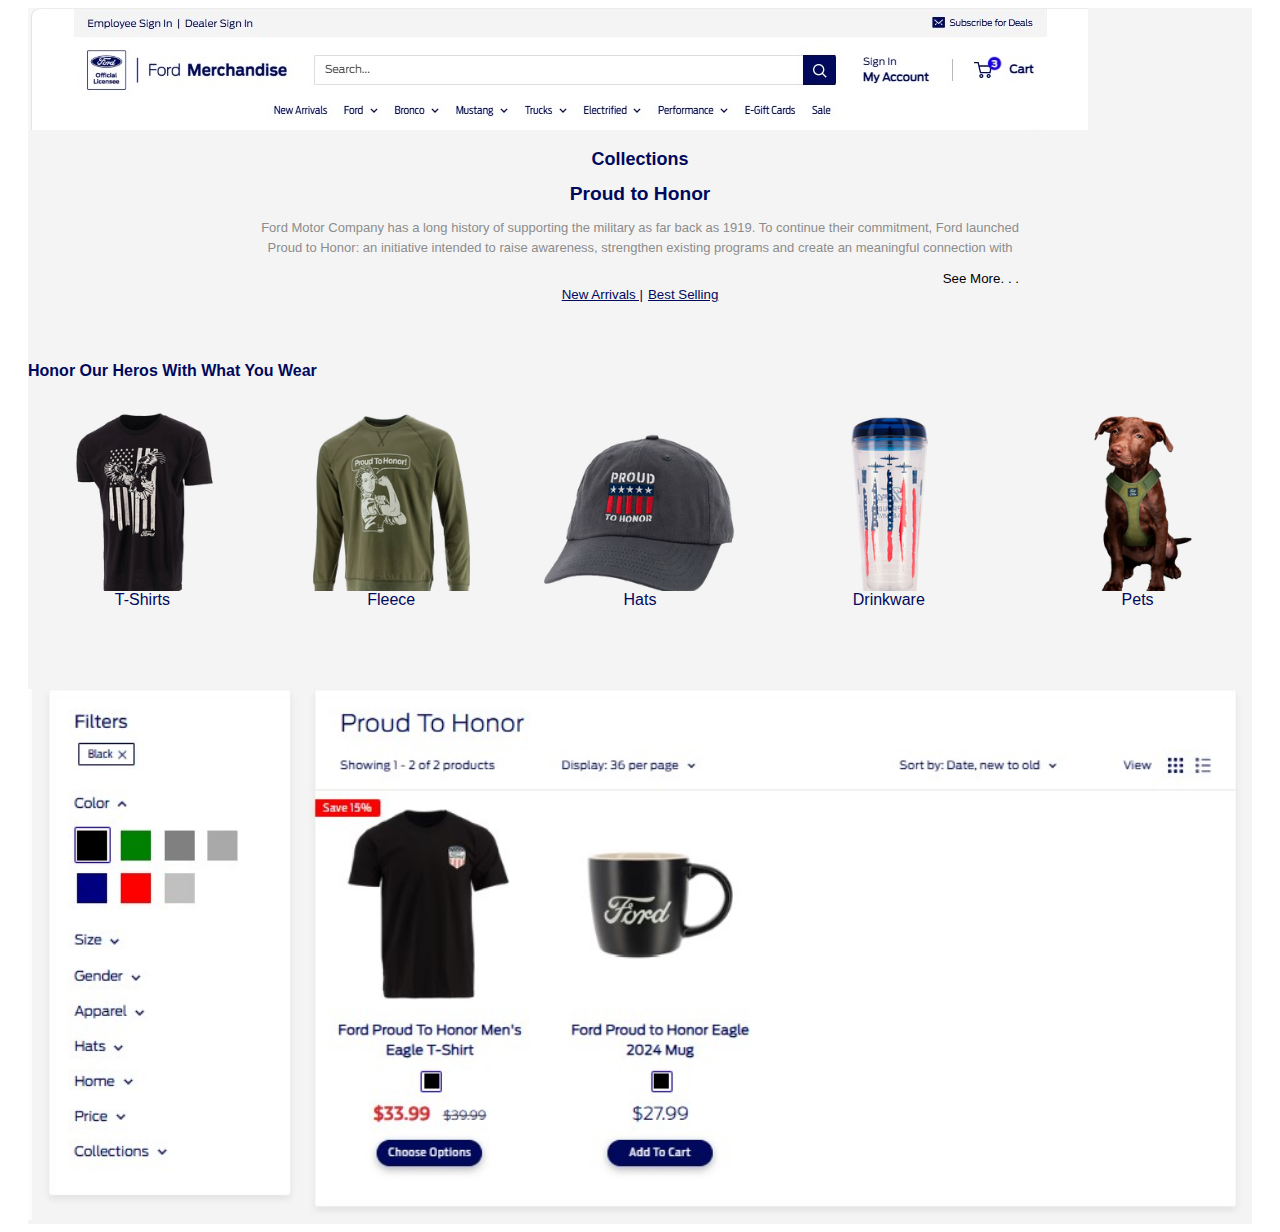
<file: template example2/index.html>
<!DOCTYPE html>
<html>
<head>
  <title>Proud to Honor</title>
  <link rel="stylesheet" href="./Resources/style.css">
</head>

<script src="./Resources/index.js" defer></script>
<body>
    <!--Navigation-->
    <div class="nav">
        <img src="./Resources/Images/nav.jpg" alt="nav">
    </div>

    <!--Header-->
<div class="sectionheader">
    <div class="headercontent">
        <h2 class ="h2">Collections</h2>
            <h1 class="mainhead">Proud to Honor</h1>
    <div class="shortdescription">
        <button class="toggle-button">See More. . .</button>
        <p>Ford Motor Company has a long history of supporting the military as far back as 1919. To continue their commitment, Ford launched Proud to Honor: an initiative intended to raise awareness, strengthen existing programs and create an meaningful connection with service members. To learn more, go to <a href="https://corporate.ford.com/social-impact/community/ford-proud-to-honor.html?_gl=1*44g9w9*_gcl_au*MTQ3NzkyOTM5MS4xNzM4MDk1OTg4LjE5ODUwODU4NC4xNzQxNzg4MTMyLjE3NDE3ODgzODE.">fordproudtohonor.com</a>
Ford donates 100% of its profits to DAV (Disabled American Veterans) and BSF (Blue Star Families)</p>
    </div>
<div class="textnav">
    <a href="https://merchandise.ford.com/collections/proud-to-honor#Start">New Arrivals |</a>
    <a href="https://merchandise.ford.com/collections/proud-to-honor/?sort_by=best-selling#Start">Best Selling</a>
</div>
</div>
</div>
<div class="carousel">
    <h2 class="header">Honor Our Heros With What You Wear</h2>
    <div class="images">
        <div class="imag1">
            <a href="https://merchandise.ford.com/collections/proud-to-honor/T-Shirt#Start"><img class="gallery" src="./Resources/Images/T Shirts.png"></a>T-Shirts
        </div>
        <div class="imag2">
            <a href="https://merchandise.ford.com/collections/proud-to-honor/Fleece#Start"><img class="gallery" src="./Resources/Images/Fleece.png"></a>Fleece
        </div>
        <div class="imag3">
            <a href="https://merchandise.ford.com/collections/proud-to-honor/Hats#Start"><img class="gallery" src="./Resources/Images/Hats.png"></a>Hats
        </div>
        <div class="imag4">
                <a href="https://merchandise.ford.com/collections/proud-to-honor/Drinkware#Start"><img class="gallery" src="./Resources/Images/Drinkware.png"></a>Drinkware
        </div>
        <div class="imag5">
            <a href="https://merchandise.ford.com/collections/proud-to-honor/pets#Start"><img class="gallery" src="./Resources/Images/Pets.png"></a>Pets
        </div>
</div>
</div>

<div class="body">
    <img src="./Resources/Images/body.jpg ">
</div>
</body>
</html>
</file>
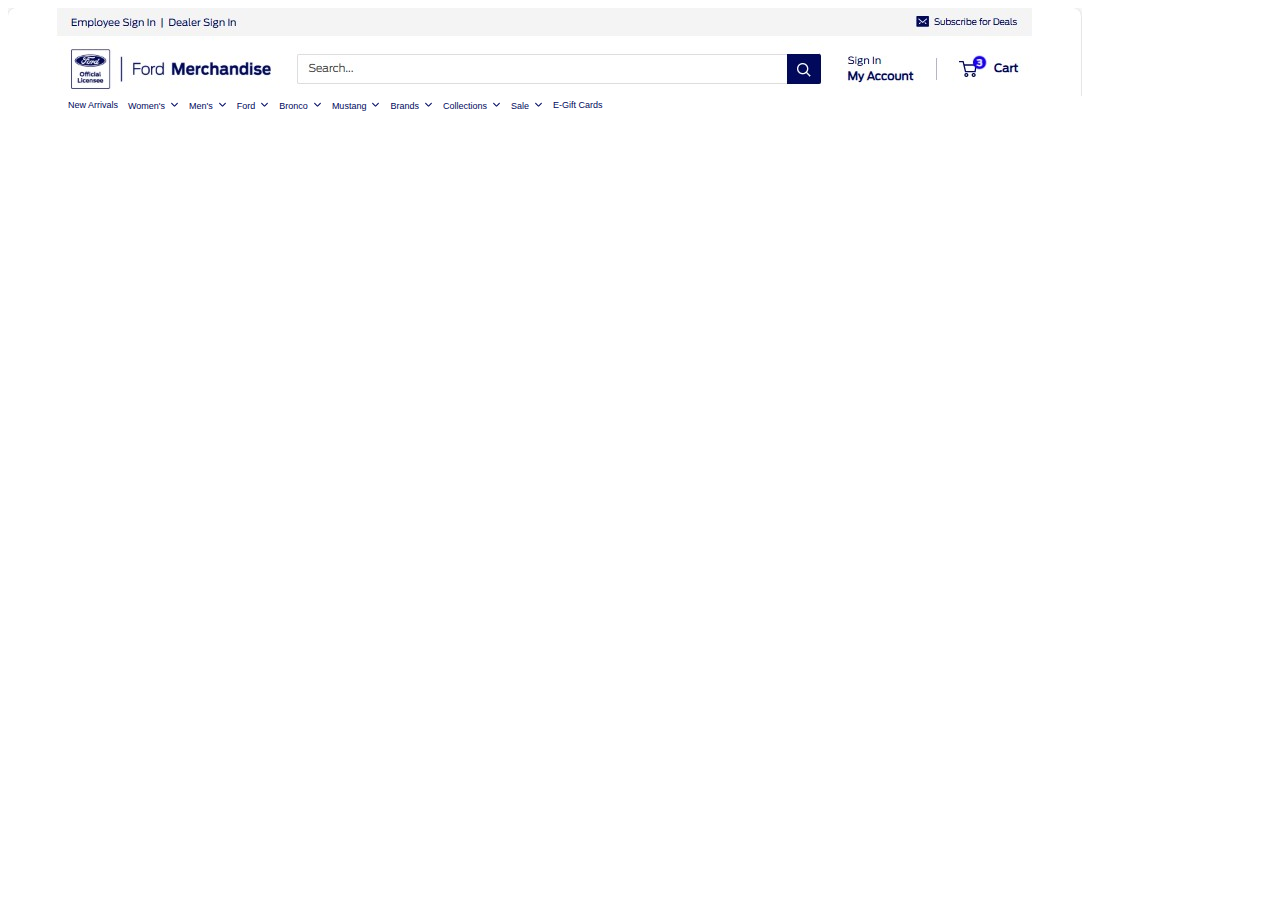
<file: top nav 2/index.html>
<!DOCTYPE html>
<html lang="en">
<head>
  <meta charset="UTF-8">
  <meta name="viewport" content="width=device-width, initial-scale=1.0">
  <title>Proud to Honor</title>
  <link rel="stylesheet" href="https://cdnjs.cloudflare.com/ajax/libs/font-awesome/6.4.2/css/all.min.css">
  <link rel="stylesheet" href="./Resources/style.css">
</head>
<body>

  <div class="nav"></div>
  <img class="topnav" src="./Resources/Images/nav.jpg">

  <div class="content">
    <a href="#newarrivals">New Arrivals</a>
    <a href="#womens">Women's<svg xmlns="http://www.w3.org/2000/svg" viewBox="0 0 448 512" width="9" height="9"><!--!Font Awesome Free 6.7.2 by @fontawesome - https://fontawesome.com License - https://fontawesome.com/license/free Copyright 2025 Fonticons, Inc.--><path d="M201.4 374.6c12.5 12.5 32.8 12.5 45.3 0l160-160c12.5-12.5 12.5-32.8 0-45.3s-32.8-12.5-45.3 0L224 306.7 86.6 169.4c-12.5-12.5-32.8-12.5-45.3 0s-12.5 32.8 0 45.3l160 160z"/></svg></a>
    <a href="#mens">Men's<svg xmlns="http://www.w3.org/2000/svg" viewBox="0 0 448 512" width="9" height="9"><!--!Font Awesome Free 6.7.2 by @fontawesome - https://fontawesome.com License - https://fontawesome.com/license/free Copyright 2025 Fonticons, Inc.--><path d="M201.4 374.6c12.5 12.5 32.8 12.5 45.3 0l160-160c12.5-12.5 12.5-32.8 0-45.3s-32.8-12.5-45.3 0L224 306.7 86.6 169.4c-12.5-12.5-32.8-12.5-45.3 0s-12.5 32.8 0 45.3l160 160z"/></svg></a>
    <a href="#ford">Ford<svg xmlns="http://www.w3.org/2000/svg" viewBox="0 0 448 512" width="9" height="9"><!--!Font Awesome Free 6.7.2 by @fontawesome - https://fontawesome.com License - https://fontawesome.com/license/free Copyright 2025 Fonticons, Inc.--><path d="M201.4 374.6c12.5 12.5 32.8 12.5 45.3 0l160-160c12.5-12.5 12.5-32.8 0-45.3s-32.8-12.5-45.3 0L224 306.7 86.6 169.4c-12.5-12.5-32.8-12.5-45.3 0s-12.5 32.8 0 45.3l160 160z"/></svg></a>
    <a href="#bronco">Bronco<svg xmlns="http://www.w3.org/2000/svg" viewBox="0 0 448 512" width="9" height="9"><!--!Font Awesome Free 6.7.2 by @fontawesome - https://fontawesome.com License - https://fontawesome.com/license/free Copyright 2025 Fonticons, Inc.--><path d="M201.4 374.6c12.5 12.5 32.8 12.5 45.3 0l160-160c12.5-12.5 12.5-32.8 0-45.3s-32.8-12.5-45.3 0L224 306.7 86.6 169.4c-12.5-12.5-32.8-12.5-45.3 0s-12.5 32.8 0 45.3l160 160z"/></svg></a>
    <a href="#mustang">Mustang<svg xmlns="http://www.w3.org/2000/svg" viewBox="0 0 448 512" width="9" height="9"><!--!Font Awesome Free 6.7.2 by @fontawesome - https://fontawesome.com License - https://fontawesome.com/license/free Copyright 2025 Fonticons, Inc.--><path d="M201.4 374.6c12.5 12.5 32.8 12.5 45.3 0l160-160c12.5-12.5 12.5-32.8 0-45.3s-32.8-12.5-45.3 0L224 306.7 86.6 169.4c-12.5-12.5-32.8-12.5-45.3 0s-12.5 32.8 0 45.3l160 160z"/></svg></a>
    <a href="#brands">Brands<svg xmlns="http://www.w3.org/2000/svg" viewBox="0 0 448 512" width="9" height="9"><!--!Font Awesome Free 6.7.2 by @fontawesome - https://fontawesome.com License - https://fontawesome.com/license/free Copyright 2025 Fonticons, Inc.--><path d="M201.4 374.6c12.5 12.5 32.8 12.5 45.3 0l160-160c12.5-12.5 12.5-32.8 0-45.3s-32.8-12.5-45.3 0L224 306.7 86.6 169.4c-12.5-12.5-32.8-12.5-45.3 0s-12.5 32.8 0 45.3l160 160z"/></svg></a>
    <a href="#collections">Collections<svg xmlns="http://www.w3.org/2000/svg" viewBox="0 0 448 512" width="9" height="9"><!--!Font Awesome Free 6.7.2 by @fontawesome - https://fontawesome.com License - https://fontawesome.com/license/free Copyright 2025 Fonticons, Inc.--><path d="M201.4 374.6c12.5 12.5 32.8 12.5 45.3 0l160-160c12.5-12.5 12.5-32.8 0-45.3s-32.8-12.5-45.3 0L224 306.7 86.6 169.4c-12.5-12.5-32.8-12.5-45.3 0s-12.5 32.8 0 45.3l160 160z"/></svg></a>
    <a href="#Sale">Sale<svg xmlns="http://www.w3.org/2000/svg" viewBox="0 0 448 512" width="9" height="9"><!--!Font Awesome Free 6.7.2 by @fontawesome - https://fontawesome.com License - https://fontawesome.com/license/free Copyright 2025 Fonticons, Inc.--><path d="M201.4 374.6c12.5 12.5 32.8 12.5 45.3 0l160-160c12.5-12.5 12.5-32.8 0-45.3s-32.8-12.5-45.3 0L224 306.7 86.6 169.4c-12.5-12.5-32.8-12.5-45.3 0s-12.5 32.8 0 45.3l160 160z"/></svg></a>
    <a href="#egiftcards">E-Gift Cards</a>
  </div>
</body>
</html>
</file>
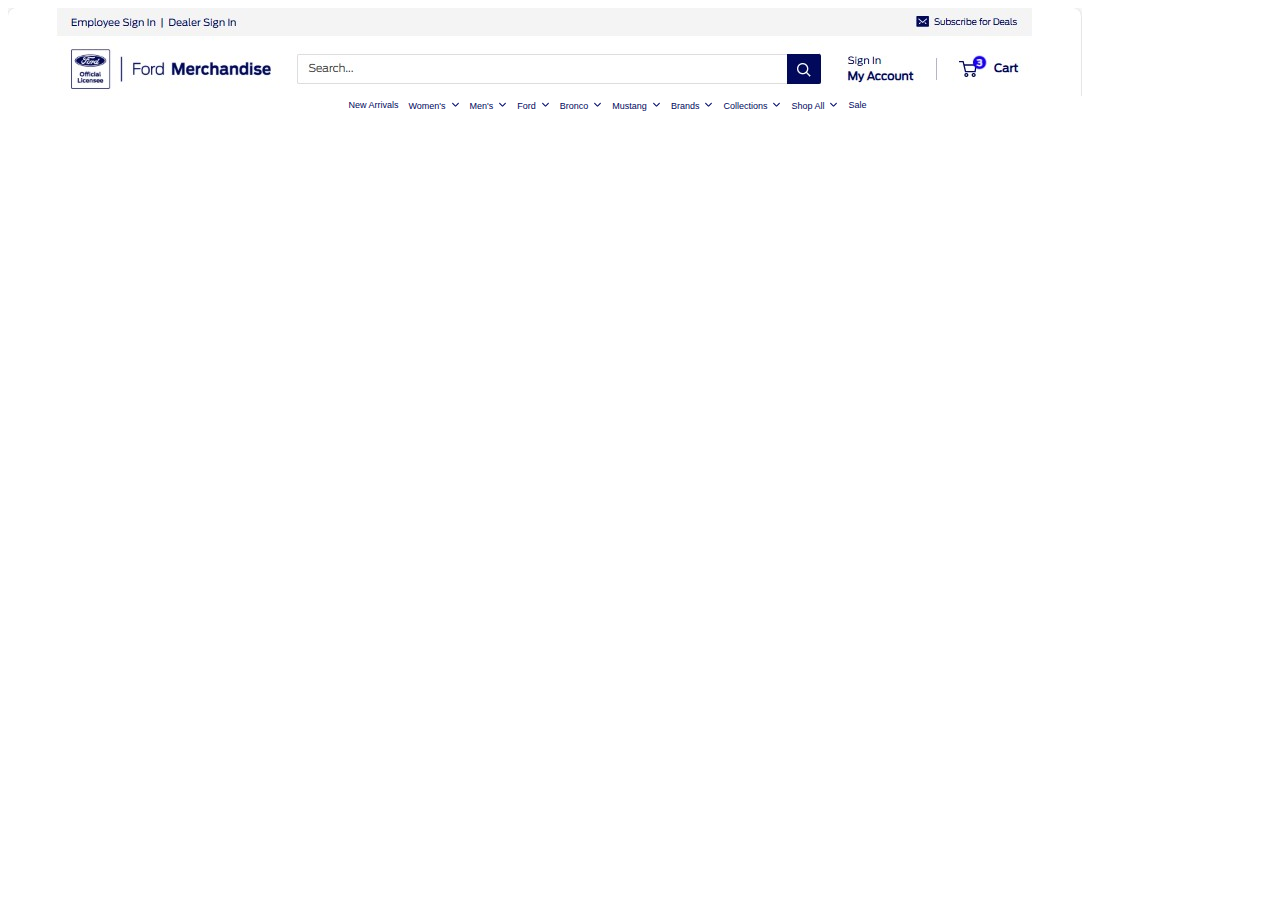
<file: top nav/index.html>
<!DOCTYPE html>
<html lang="en">
<head>
  <meta charset="UTF-8">
  <meta name="viewport" content="width=device-width, initial-scale=1.0">
  <title>Proud to Honor</title>
  <link rel="stylesheet" href="https://cdnjs.cloudflare.com/ajax/libs/font-awesome/6.4.2/css/all.min.css">
  <link rel="stylesheet" href="./Resources/style.css">
</head>
<body>

  <div class="nav"></div>
  <img class="topnav" src="./Resources/Images/nav.jpg">

  <div class="content">
    <a href="#newarrivals">New Arrivals</a>
    <a href="#womens">Women's<svg xmlns="http://www.w3.org/2000/svg" viewBox="0 0 448 512" width="9" height="9"><!--!Font Awesome Free 6.7.2 by @fontawesome - https://fontawesome.com License - https://fontawesome.com/license/free Copyright 2025 Fonticons, Inc.--><path d="M201.4 374.6c12.5 12.5 32.8 12.5 45.3 0l160-160c12.5-12.5 12.5-32.8 0-45.3s-32.8-12.5-45.3 0L224 306.7 86.6 169.4c-12.5-12.5-32.8-12.5-45.3 0s-12.5 32.8 0 45.3l160 160z"/></svg></a>
    <a href="#mens">Men's<svg xmlns="http://www.w3.org/2000/svg" viewBox="0 0 448 512" width="9" height="9"><!--!Font Awesome Free 6.7.2 by @fontawesome - https://fontawesome.com License - https://fontawesome.com/license/free Copyright 2025 Fonticons, Inc.--><path d="M201.4 374.6c12.5 12.5 32.8 12.5 45.3 0l160-160c12.5-12.5 12.5-32.8 0-45.3s-32.8-12.5-45.3 0L224 306.7 86.6 169.4c-12.5-12.5-32.8-12.5-45.3 0s-12.5 32.8 0 45.3l160 160z"/></svg></a>
    <a href="#ford">Ford<svg xmlns="http://www.w3.org/2000/svg" viewBox="0 0 448 512" width="9" height="9"><!--!Font Awesome Free 6.7.2 by @fontawesome - https://fontawesome.com License - https://fontawesome.com/license/free Copyright 2025 Fonticons, Inc.--><path d="M201.4 374.6c12.5 12.5 32.8 12.5 45.3 0l160-160c12.5-12.5 12.5-32.8 0-45.3s-32.8-12.5-45.3 0L224 306.7 86.6 169.4c-12.5-12.5-32.8-12.5-45.3 0s-12.5 32.8 0 45.3l160 160z"/></svg></a>
    <a href="#bronco">Bronco<svg xmlns="http://www.w3.org/2000/svg" viewBox="0 0 448 512" width="9" height="9"><!--!Font Awesome Free 6.7.2 by @fontawesome - https://fontawesome.com License - https://fontawesome.com/license/free Copyright 2025 Fonticons, Inc.--><path d="M201.4 374.6c12.5 12.5 32.8 12.5 45.3 0l160-160c12.5-12.5 12.5-32.8 0-45.3s-32.8-12.5-45.3 0L224 306.7 86.6 169.4c-12.5-12.5-32.8-12.5-45.3 0s-12.5 32.8 0 45.3l160 160z"/></svg></a>
    <a href="#mustang">Mustang<svg xmlns="http://www.w3.org/2000/svg" viewBox="0 0 448 512" width="9" height="9"><!--!Font Awesome Free 6.7.2 by @fontawesome - https://fontawesome.com License - https://fontawesome.com/license/free Copyright 2025 Fonticons, Inc.--><path d="M201.4 374.6c12.5 12.5 32.8 12.5 45.3 0l160-160c12.5-12.5 12.5-32.8 0-45.3s-32.8-12.5-45.3 0L224 306.7 86.6 169.4c-12.5-12.5-32.8-12.5-45.3 0s-12.5 32.8 0 45.3l160 160z"/></svg></a>
    <a href="#brands">Brands<svg xmlns="http://www.w3.org/2000/svg" viewBox="0 0 448 512" width="9" height="9"><!--!Font Awesome Free 6.7.2 by @fontawesome - https://fontawesome.com License - https://fontawesome.com/license/free Copyright 2025 Fonticons, Inc.--><path d="M201.4 374.6c12.5 12.5 32.8 12.5 45.3 0l160-160c12.5-12.5 12.5-32.8 0-45.3s-32.8-12.5-45.3 0L224 306.7 86.6 169.4c-12.5-12.5-32.8-12.5-45.3 0s-12.5 32.8 0 45.3l160 160z"/></svg></a>
    <a href="#collections">Collections<svg xmlns="http://www.w3.org/2000/svg" viewBox="0 0 448 512" width="9" height="9"><!--!Font Awesome Free 6.7.2 by @fontawesome - https://fontawesome.com License - https://fontawesome.com/license/free Copyright 2025 Fonticons, Inc.--><path d="M201.4 374.6c12.5 12.5 32.8 12.5 45.3 0l160-160c12.5-12.5 12.5-32.8 0-45.3s-32.8-12.5-45.3 0L224 306.7 86.6 169.4c-12.5-12.5-32.8-12.5-45.3 0s-12.5 32.8 0 45.3l160 160z"/></svg></a>
    <a href="#shopall">Shop All<svg xmlns="http://www.w3.org/2000/svg" viewBox="0 0 448 512" width="9" height="9"><!--!Font Awesome Free 6.7.2 by @fontawesome - https://fontawesome.com License - https://fontawesome.com/license/free Copyright 2025 Fonticons, Inc.--><path d="M201.4 374.6c12.5 12.5 32.8 12.5 45.3 0l160-160c12.5-12.5 12.5-32.8 0-45.3s-32.8-12.5-45.3 0L224 306.7 86.6 169.4c-12.5-12.5-32.8-12.5-45.3 0s-12.5 32.8 0 45.3l160 160z"/></svg></a>
    <a href="#sale">Sale</a>
  </div>
</body>
</html>
</file>
<file: template example2/Resources/style.css>
html {
    margin-top: 0;
    margin-left: 20px;
    margin-right: 20px;
}

* {
    background-color: white;
    font-family: 'Ford Antenna Regular', sans-serif !important;
}

body {
    background-color: #F4F4F4;
}
.nav {
    width: 100%;
    position: sticky;
    background-color: #F4F4F4;
}
    
.sectionheader {
    width: 100%;
    height: auto;
    position: relative;
    display: flex;
    align-items: center;
    justify-content: center;
    background-color: #F4F4F4;
}
.headercontent{
    text-align: center;
    color:#00095b;
    display: flex;
    flex-direction: column;
    width: 770px;
    height: 215px;
    background-color: #F4F4F4;
}

.headercontent h2 {
    font-weight: 700;
    padding: 0 10px;
    font-size: large;
    margin-bottom: 0;
    background-color: #F4F4F4;
}

.mainhead{
    margin-bottom: 0;
    font-size: larger;
    background-color: #F4F4F4;
}
.shortdescription {
    display: flex;
    font-size: small;
    color: #8c8c8c;
    flex-direction: column-reverse;
    background-color: #F4F4F4;
}

.shortdescription p {
    height: 39px;
    overflow: hidden;
    transition: height .3s ease-out;
    line-height: 20px;
    background-color: #F4F4F4;
}

.shortdescription a{
    color:#00095b;
    background-color: #F4F4F4;
}
.toggle-button {
   text-align: end;
   border: none;
   cursor: pointer;
   background-color: #F4F4F4;

}

.shortdescription p.expanded {
    height: auto;
    background-color: #F4F4F4;
}

.textnav {
    display: flex;
    justify-content: center;
    gap: 5px;
    font-size: smaller;
    background-color: #F4F4F4;
}

.textnav a{
    color:#00095b;
    transition: color 200ms ease-in-out 200ms;
    background-color: #F4F4F4;
}

.textnav a:hover {
    color:#00095b43;
}

.carousel h2 {
    color:#00095b;
    font-size: medium;
    width: 100%;
    text-align: left;
    background-color: #F4F4F4;

}

.carousel {
width: 100%;
height: auto;
display: flex;
flex-direction: column;
align-items: center;
background-color: #F4F4F4;
}

.images {
    display: flex;
    width: 100%;
    height: 215px;
    column-gap: 20px;
    color: #00095b;
    background-color: #F4F4F4;
}

.images a {
    display: hidden;
}

.imag1,
.imag2,
.imag3,
.imag4,
.imag5 {
display: flex;
flex-direction: column;
 width: 100%;
 height: auto;
 overflow: hidden;
 align-items: center;
 background-color: #F4F4F4;

}

.imag1 a,
.imag2 a,
.imag3 a,
.imag4 a,
.imag5 a{
    width: 100%;
    height: auto;
    overflow: hidden;
    color: #00095b;
    background-color: #F4F4F4;
}

.gallery {
    width: 100%;
    min-height: auto;
    background-color: #F4F4F4;
}

.body {
    width: 100%;
    height: auto;
    margin-top: 80px ;
    background-color: #F4F4F4;
}

.body img {
    width: 100%;
    height: auto;
    background-color: #F4F4F4;
}
</file>
<file: top nav 2/Resources/style.css>
html {
    margin-top: 0;
}

* {
    background-color: white;
    font-family: 'Ford Antenna Regular', sans-serif !important;
}
.nav img {
    width: 1209px;
    height: 60%;
}


.content {
    text-align: center;
    font-size: 16px;
    background-color: white;
    display: flex;
    max-width: 1209px;
    height: 40%;
    overflow: hidden;
    justify-content: left;
    margin-left: 60px;
}

.content a {
    padding-right: 10px;
    color:#00095b;
    text-decoration: none;
    background-color: white;
    max-width: 1209px;
    font-size: 9px;
    text-align: center;
}

svg {
    fill: currentColor;
    padding-left: 5px;
    background-color: transparent;
    opacity: 100%;
}
</file>
<file: top nav/Resources/style.css>
html {
    margin-top: 0;
}

* {
    background-color: white;
    font-family: 'Ford Antenna Regular', sans-serif !important;
}
.nav img {
    width: 1209px;
    height: 60%;
}


.content {
    text-align: center;
    font-size: 16px;
    background-color: white;
    display: flex;
    max-width: 1209px;
    height: 40%;
    overflow: hidden;
    justify-content: center;
}

.content a {
    padding-right: 10px;
    color:#00095b;
    text-decoration: none;
    background-color: white;
    max-width: 1209px;
    font-size: 9px;
    text-align: center;
}

svg {
    fill: currentColor;
    padding-left: 5px;
    background-color: transparent;
    opacity: 100%;
}
</file>
